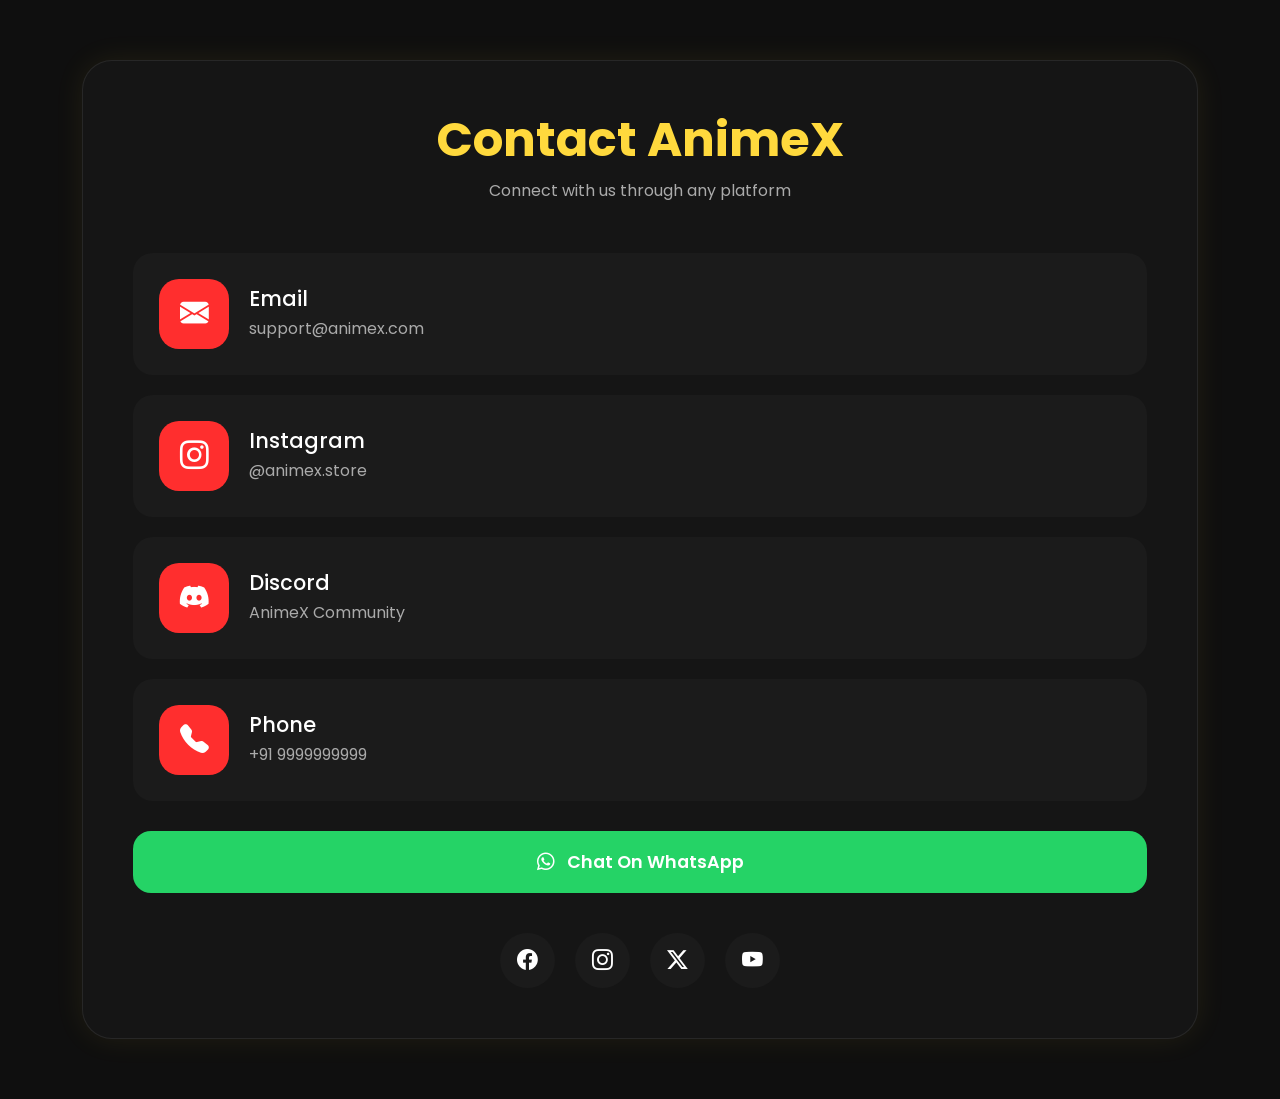
<file: Contact_NAV.html>
<!DOCTYPE html>
<html lang="en">

<head>

  <meta charset="UTF-8">

  <meta
    name="viewport"
    content="width=device-width, initial-scale=1.0"
  >

  <title>AnimeX Contact</title>

  <!-- Bootstrap -->

  <link
    href="https://cdn.jsdelivr.net/npm/bootstrap@5.3.3/dist/css/bootstrap.min.css"
    rel="stylesheet"
  >

  <!-- Bootstrap Icons -->

  <link
    rel="stylesheet"
    href="https://cdn.jsdelivr.net/npm/bootstrap-icons@1.11.3/font/bootstrap-icons.min.css"
  >

  <!-- Google Font -->

  <link
    href="https://fonts.googleapis.com/css2?family=Poppins:wght@300;400;500;600;700;800&display=swap"
    rel="stylesheet"
  >

  <style>

    *{
      margin:0;
      padding:0;
      box-sizing:border-box;
      font-family:'Poppins',sans-serif;
    }

    body{

      background:#0f0f0f;

      color:white;

      overflow-x:hidden;
    }

    /* =========================
    CONTACT SECTION
    ========================= */

    .contact-page{

      min-height:100vh;

      display:flex;

      align-items:center;

      padding:60px 0;
    }

    .contact-box{

      background:#151515;

      border-radius:30px;

      padding:50px;

      border:1px solid rgba(255,255,255,0.08);

      box-shadow:0 0 30px rgba(255,217,61,0.08);
    }

    /* TITLE */

    .contact-title{

      text-align:center;

      margin-bottom:50px;
    }

    .contact-title h1{

      font-size:3rem;

      font-weight:700;

      color:#FFD93D;
    }

    .contact-title p{

      color:#aaa;

      margin-top:10px;
    }

    /* CONTACT ITEMS */

    .contact-item{

      background:#1B1B1B;

      border-radius:20px;

      padding:25px;

      margin-bottom:20px;

      display:flex;

      align-items:center;

      gap:20px;

      transition:0.4s;

      border:1px solid transparent;
    }

    .contact-item:hover{

      transform:translateY(-5px);

      border-color:#FFD93D;

      box-shadow:0 0 25px rgba(255,217,61,0.2);
    }

    /* ICON */

    .contact-icon{

      width:70px;
      height:70px;

      background:#FF2E2E;

      border-radius:20px;

      display:flex;

      justify-content:center;
      align-items:center;

      font-size:1.8rem;

      flex-shrink:0;
    }

    /* TEXT */

    .contact-info h3{

      font-size:1.3rem;

      margin-bottom:5px;
    }

    .contact-info p{

      margin:0;

      color:#aaa;
    }

    /* WHATSAPP BUTTON */

    .whatsapp-btn{

      width:100%;

      margin-top:30px;

      background:#25D366;

      border:none;

      padding:18px;

      border-radius:18px;

      font-size:1.1rem;

      font-weight:600;

      color:white;

      transition:0.4s;

      text-decoration:none;

      display:flex;

      justify-content:center;

      align-items:center;

      gap:12px;
    }

    .whatsapp-btn:hover{

      transform:translateY(-4px);

      background:#1ebe5d;

      color:white;
    }

    /* SOCIALS */

    .social-links{

      margin-top:40px;

      display:flex;

      justify-content:center;

      gap:20px;
    }

    .social-links a{

      width:55px;
      height:55px;

      background:#1B1B1B;

      border-radius:50%;

      display:flex;

      justify-content:center;
      align-items:center;

      color:white;

      font-size:1.3rem;

      transition:0.4s;

      text-decoration:none;
    }

    .social-links a:hover{

      background:#FFD93D;

      color:black;

      transform:translateY(-5px);
    }

    /* MOBILE */

    @media(max-width:768px){

      .contact-box{
        padding:30px 20px;
      }

      .contact-title h1{
        font-size:2rem;
      }

      .contact-item{

        flex-direction:column;

        text-align:center;
      }

    }

  </style>

</head>

<body>

  <!-- =========================
  CONTACT PAGE
  ========================= -->

  <section class="contact-page">

    <div class="container">

      <div class="contact-box">

        <!-- TITLE -->

        <div class="contact-title">

          <h1>Contact AnimeX</h1>

          <p>
            Connect with us through any platform
          </p>

        </div>

        <!-- EMAIL -->

        <div class="contact-item">

          <div class="contact-icon">

            <i class="bi bi-envelope-fill"></i>

          </div>

          <div class="contact-info">

            <h3>Email</h3>

            <p>support@animex.com</p>

          </div>

        </div>

        <!-- INSTAGRAM -->

        <div class="contact-item">

          <div class="contact-icon">

            <i class="bi bi-instagram"></i>

          </div>

          <div class="contact-info">

            <h3>Instagram</h3>

            <p>@animex.store</p>

          </div>

        </div>

        <!-- DISCORD -->

        <div class="contact-item">

          <div class="contact-icon">

            <i class="bi bi-discord"></i>

          </div>

          <div class="contact-info">

            <h3>Discord</h3>

            <p>AnimeX Community</p>

          </div>

        </div>

        <!-- PHONE -->

        <div class="contact-item">

          <div class="contact-icon">

            <i class="bi bi-telephone-fill"></i>

          </div>

          <div class="contact-info">

            <h3>Phone</h3>

            <p>+91 9999999999</p>

          </div>

        </div>

        <!-- WHATSAPP -->

        <a
          href="https://wa.me/919999999999"
          target="_blank"
          class="whatsapp-btn"
        >

          <i class="bi bi-whatsapp"></i>

          Chat On WhatsApp

        </a>

        <!-- SOCIAL LINKS -->

        <div class="social-links">

          <a href="#">
            <i class="bi bi-facebook"></i>
          </a>

          <a href="#">
            <i class="bi bi-instagram"></i>
          </a>

          <a href="#">
            <i class="bi bi-twitter-x"></i>
          </a>

          <a href="#">
            <i class="bi bi-youtube"></i>
          </a>

        </div>

      </div>

    </div>

  </section>

</body>

</html>
</file>
